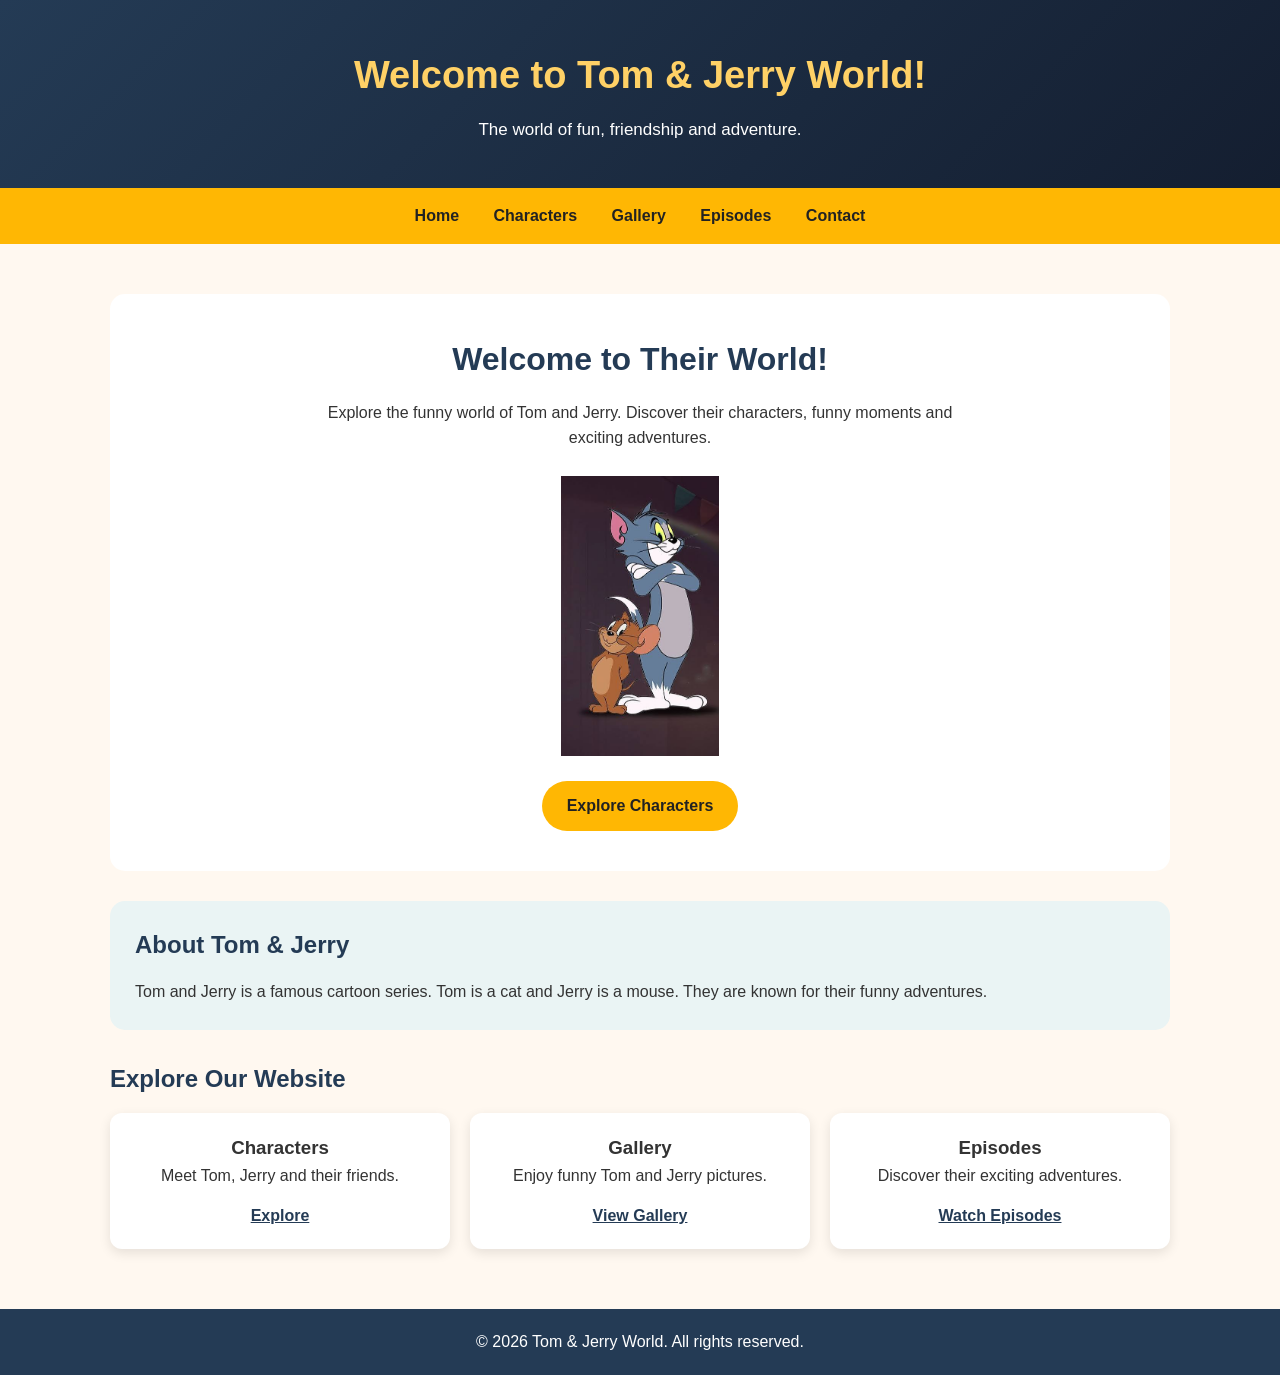
<file: index.html>
<!DOCTYPE html>
<html lang="en">

<head>
    <meta charset="UTF-8">
    <meta name="viewport" content="width=device-width, initial-scale=1.0">

    <title>Tom & Jerry World</title>
    <link rel="stylesheet" href="css/style.css">
</head>

<body>

    <header>
        <h1>Welcome to Tom & Jerry World!</h1>
        <p>The world of fun, friendship and adventure.</p>
    </header>

    <nav>
        <a href="index.html">Home</a>
        <a href="characters.html">Characters</a>
        <a href="gallery.html">Gallery</a>
        <a href="episodes.html">Episodes</a>
        <a href="contact.html">Contact</a>
    </nav>

    <main>

        <!-- Hero Section -->
        <section class="hero">

            <h2>Welcome to Their World!</h2>

            <p>
                Explore the funny world of Tom and Jerry.
                Discover their characters, funny moments
                and exciting adventures.
            </p>

            <img src="tomgerry.e.jpg"
                 alt="Tom and Jerry together">

            <a href="characters.html" class="explore-btn">
                Explore Characters
            </a>

        </section>

        <!-- About Section -->
        <section class="about">

            <h2>About Tom & Jerry</h2>

            <p>
                Tom and Jerry is a famous cartoon series.
                Tom is a cat and Jerry is a mouse.
                They are known for their funny adventures.
            </p>

        </section>

        <!-- Home Cards -->
        <section>

            <h2>Explore Our Website</h2>

            <div class="home-grid">

                <div class="home-card">
                    <h3>Characters</h3>
                    <p>Meet Tom, Jerry and their friends.</p>
                    <a href="characters.html">Explore</a>
                </div>

                <div class="home-card">
                    <h3>Gallery</h3>
                    <p>Enjoy funny Tom and Jerry pictures.</p>
                    <a href="gallery.html">View Gallery</a>
                </div>

                <div class="home-card">
                    <h3>Episodes</h3>
                    <p>Discover their exciting adventures.</p>
                    <a href="episodes.html">Watch Episodes</a>
                </div>

            </div>

        </section>

    </main>

    <footer>
        <p>&copy; 2026 Tom & Jerry World. All rights reserved.</p>
    </footer>

</body>
</html>
</file>
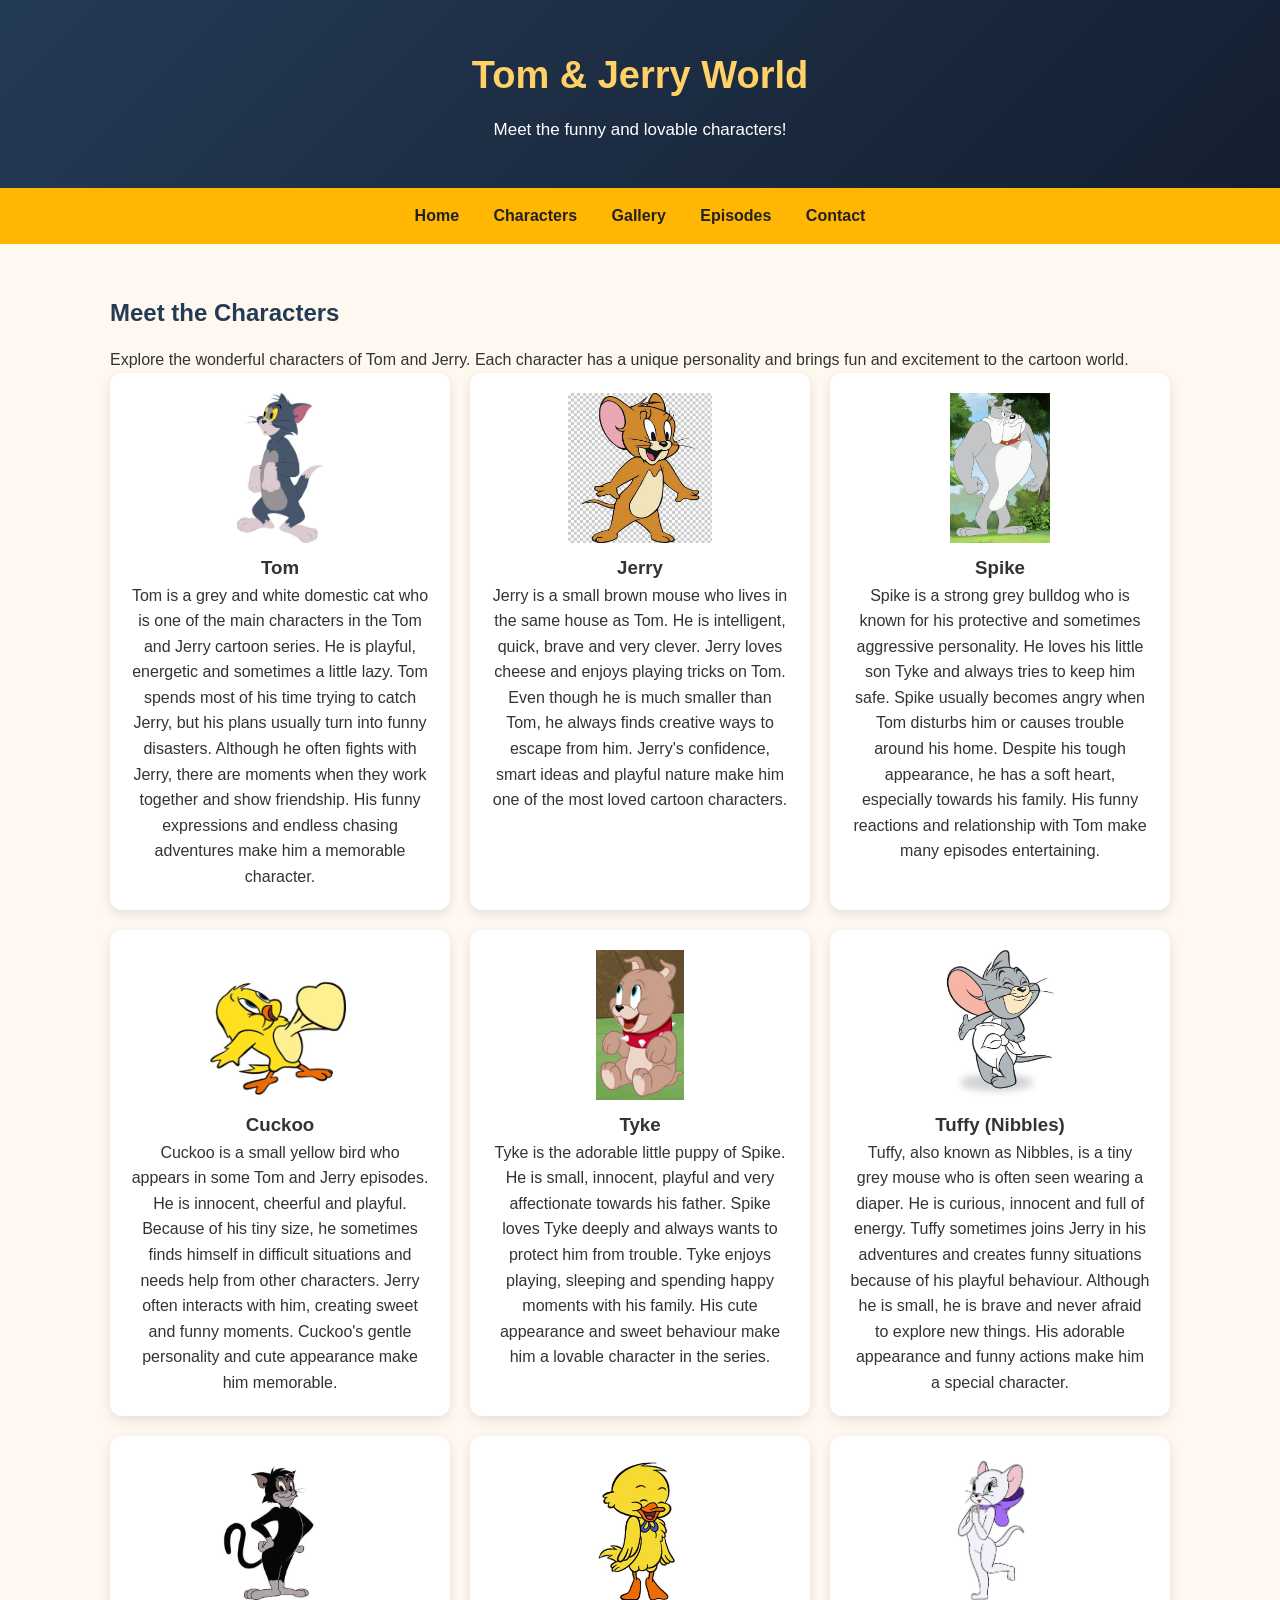
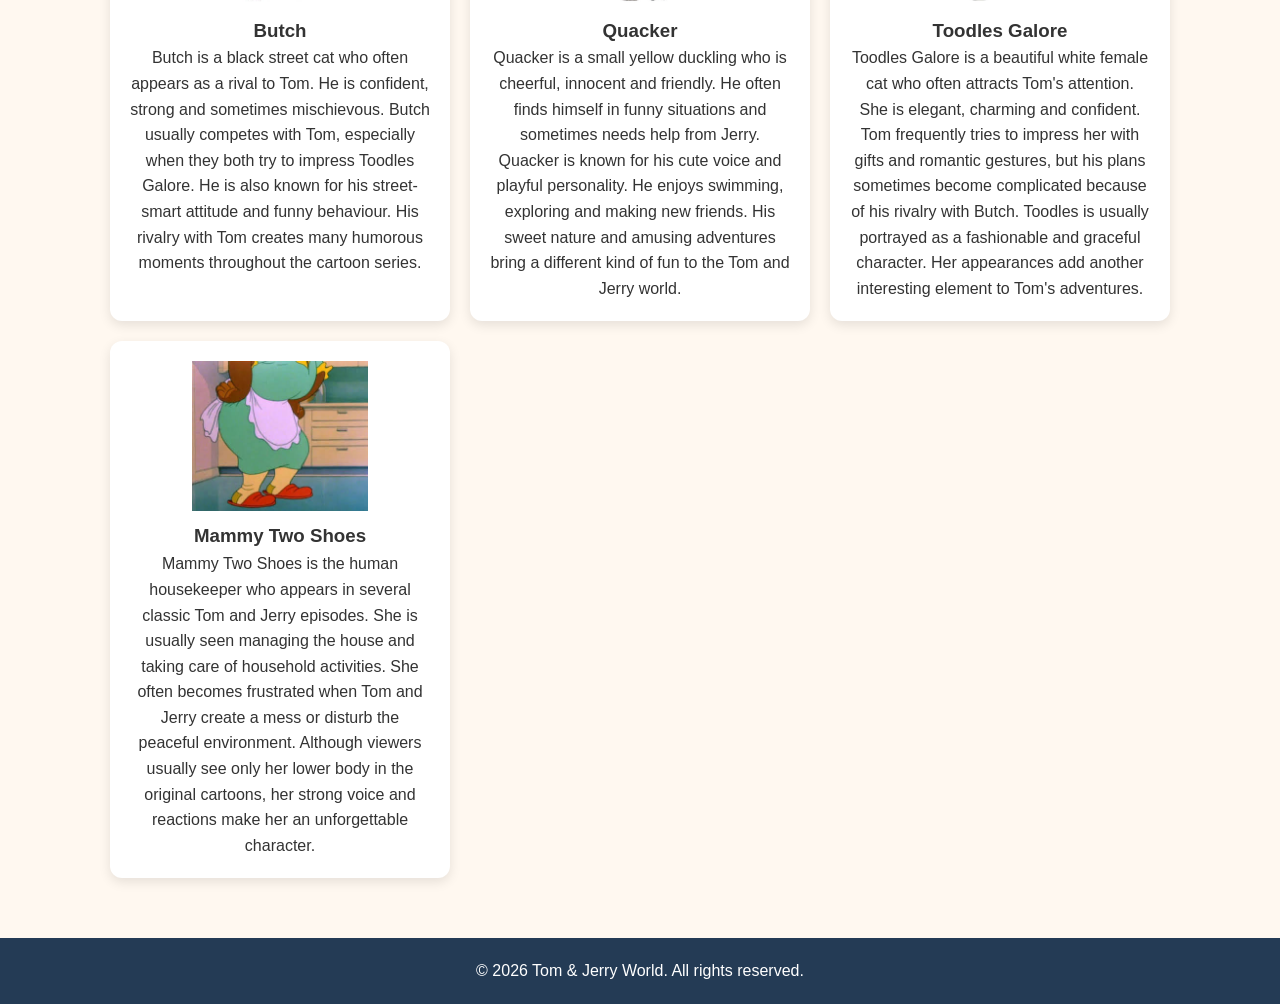
<file: characters.html>
<!DOCTYPE html>
<html lang="en">

<head>
    <meta charset="UTF-8">
    <meta name="viewport" content="width=device-width, initial-scale=1.0">

    <title>Characters | Tom & Jerry World</title>
    <link rel="stylesheet" href="css/style.css">
</head>

<body>

    <header>
        <h1>Tom & Jerry World</h1>
        <p>Meet the funny and lovable characters!</p>
    </header>

    <nav>
        <a href="index.html">Home</a>
        <a href="characters.html">Characters</a>
        <a href="gallery.html">Gallery</a>
        <a href="episodes.html">Episodes</a>
        <a href="contact.html">Contact</a>
    </nav>

    <main>

        <h2>Meet the Characters</h2>

        <p>
            Explore the wonderful characters of Tom and Jerry.
            Each character has a unique personality and brings
            fun and excitement to the cartoon world.
        </p>

        <section class="home-grid">

            <article class="home-card">
                <img src="images/tom.jpg" alt="Tom the cat" width="200">
                <h3>Tom</h3>
                <p>
                    Tom is a grey and white domestic cat who is one of the main characters in the Tom and Jerry cartoon series. He is playful, energetic and sometimes a little lazy. Tom spends most of his time trying to catch Jerry, but his plans usually turn into funny disasters. Although he often fights with Jerry, there are moments when they work together and show friendship. His funny expressions and endless chasing adventures make him a memorable character.
                </p>
            </article>

            <article class="home-card">
                <img src="images/jerry.jpg" alt="Jerry the mouse" width="200">
                <h3>Jerry</h3>
                <p>
                    Jerry is a small brown mouse who lives in the same house as Tom. He is intelligent, quick, brave and very clever. Jerry loves cheese and enjoys playing tricks on Tom. Even though he is much smaller than Tom, he always finds creative ways to escape from him. Jerry's confidence, smart ideas and playful nature make him one of the most loved cartoon characters.
                </p>
            </article>

            <article class="home-card">
                <img src="images/spike.jpg" alt="Spike the bulldog" width="200">
                <h3>Spike</h3>
                <p>
                    Spike is a strong grey bulldog who is known for his protective and sometimes aggressive personality. He loves his little son Tyke and always tries to keep him safe. Spike usually becomes angry when Tom disturbs him or causes trouble around his home. Despite his tough appearance, he has a soft heart, especially towards his family. His funny reactions and relationship with Tom make many episodes entertaining.
                </p>
            </article>

            <article class="home-card">
                <img src="images/cuckoo.jpg" alt="Cuckoo" width="200">
                <h3>Cuckoo</h3>
                <p>
                    Cuckoo is a small yellow bird who appears in some Tom and Jerry episodes. He is innocent, cheerful and playful. Because of his tiny size, he sometimes finds himself in difficult situations and needs help from other characters. Jerry often interacts with him, creating sweet and funny moments. Cuckoo's gentle personality and cute appearance make him memorable.
                </p>
            </article>

            <article class="home-card">
                <img src="images/tyke.jpg" alt="Tyke the puppy" width="200">
                <h3>Tyke</h3>
                <p>
                    Tyke is the adorable little puppy of Spike. He is small, innocent, playful and very affectionate towards his father. Spike loves Tyke deeply and always wants to protect him from trouble. Tyke enjoys playing, sleeping and spending happy moments with his family. His cute appearance and sweet behaviour make him a lovable character in the series.
                </p>
            </article>

            <article class="home-card">
                <img src="images/tuffy.jpg" alt="Tuffy the mouse" width="200">
                <h3>Tuffy (Nibbles)</h3>
                <p>
                    Tuffy, also known as Nibbles, is a tiny grey mouse who is often seen wearing a diaper. He is curious, innocent and full of energy. Tuffy sometimes joins Jerry in his adventures and creates funny situations because of his playful behaviour. Although he is small, he is brave and never afraid to explore new things. His adorable appearance and funny actions make him a special character.
                </p>
            </article>

            <article class="home-card">
                <img src="images/butch.jpg" alt="Butch the black cat" width="200">
                <h3>Butch</h3>
                <p>
                    Butch is a black street cat who often appears as a rival to Tom. He is confident, strong and sometimes mischievous. Butch usually competes with Tom, especially when they both try to impress Toodles Galore. He is also known for his street-smart attitude and funny behaviour. His rivalry with Tom creates many humorous moments throughout the cartoon series.
                </p>
            </article>

            <article class="home-card">
                <img src="images/quacker.jpg" alt="Quacker the duckling" width="200">
                <h3>Quacker</h3>
                <p>
                    Quacker is a small yellow duckling who is cheerful, innocent and friendly. He often finds himself in funny situations and sometimes needs help from Jerry. Quacker is known for his cute voice and playful personality. He enjoys swimming, exploring and making new friends. His sweet nature and amusing adventures bring a different kind of fun to the Tom and Jerry world.
                </p>
            </article>

            <article class="home-card">
                <img src="images/toodlesgalore.jpg" alt="Toodles Galore" width="200">
                <h3>Toodles Galore</h3>
                <p>
                    Toodles Galore is a beautiful white female cat who often attracts Tom's attention. She is elegant, charming and confident. Tom frequently tries to impress her with gifts and romantic gestures, but his plans sometimes become complicated because of his rivalry with Butch. Toodles is usually portrayed as a fashionable and graceful character. Her appearances add another interesting element to Tom's adventures.
                </p>
            </article>

            <article class="home-card">
                <img src="images/mammy.jpg" alt="Mammy Two Shoes" width="200">
                <h3>Mammy Two Shoes</h3>
                <p>
                    Mammy Two Shoes is the human housekeeper who appears in several classic Tom and Jerry episodes. She is usually seen managing the house and taking care of household activities. She often becomes frustrated when Tom and Jerry create a mess or disturb the peaceful environment. Although viewers usually see only her lower body in the original cartoons, her strong voice and reactions make her an unforgettable character.
                </p>
            </article>

        </section>

    </main>

    <footer>
        <p>&copy; 2026 Tom & Jerry World. All rights reserved.</p>
    </footer>

</body>

</html>
</file>
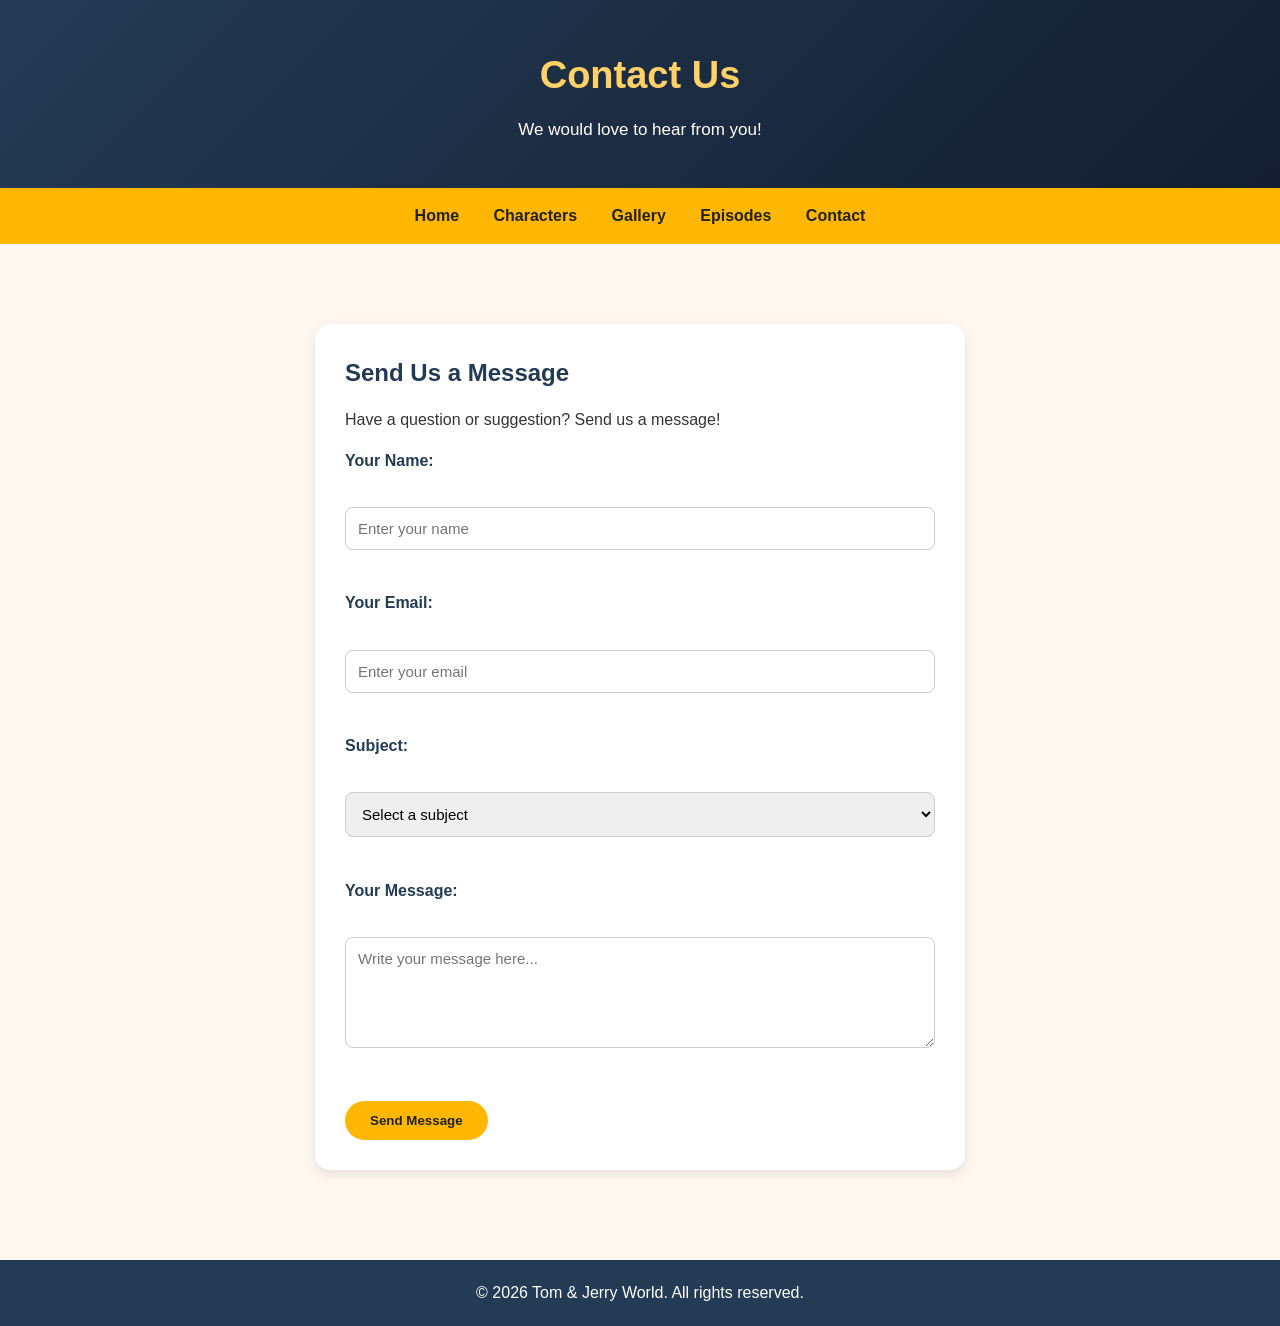
<file: contact.html>
<!DOCTYPE html>
<html lang="en">

<head>
    <meta charset="UTF-8">
    <meta name="viewport" content="width=device-width, initial-scale=1.0">

    <meta name="description" content="Contact Tom and Jerry World.">

    <title>Contact | Tom & Jerry World</title>
    <link rel="stylesheet" href="css/style.css">
</head>

<body>

    <!-- Header -->
    <header>
        <h1>Contact Us</h1>
        <p>We would love to hear from you!</p>
    </header>

    <!-- Navigation -->
    <nav>
        <a href="index.html">Home</a>
        <a href="characters.html">Characters</a>
        <a href="gallery.html">Gallery</a>
        <a href="episodes.html">Episodes</a>
        <a href="contact.html">Contact</a>
    </nav>

    <!-- Main Content -->
    <main>

        <section class="contact-section">
            <h2>Send Us a Message</h2>

            <p>
                Have a question or suggestion?
                Send us a message!
            </p>

            <!-- Contact Form -->
            <form action="#" method="post">

                <label for="name">Your Name:</label>
                <br>
                <input
                    type="text"
                    id="name"
                    name="username"
                    placeholder="Enter your name"
                    required
                >

                <br><br>

                <label for="email">Your Email:</label>
                <br>
                <input
                    type="email"
                    id="email"
                    name="email"
                    placeholder="Enter your email"
                    required
                >

                <br><br>

                <label for="subject">Subject:</label>
                <br>
                <select id="subject" name="subject">
                    <option value="">Select a subject</option>
                    <option value="feedback">Feedback</option>
                    <option value="question">Question</option>
                    <option value="suggestion">Suggestion</option>
                </select>

                <br><br>

                <label for="message">Your Message:</label>
                <br>
                <textarea
                    id="message"
                    name="message"
                    rows="5"
                    cols="30"
                    placeholder="Write your message here..."
                    required
                ></textarea>

                <br><br>

                <button type="submit">Send Message</button>

            </form>

        </section>

    </main>

    <!-- Footer -->
    <footer>
        <p>&copy; 2026 Tom & Jerry World. All rights reserved.</p>
    </footer>

</body>
</html>
</file>
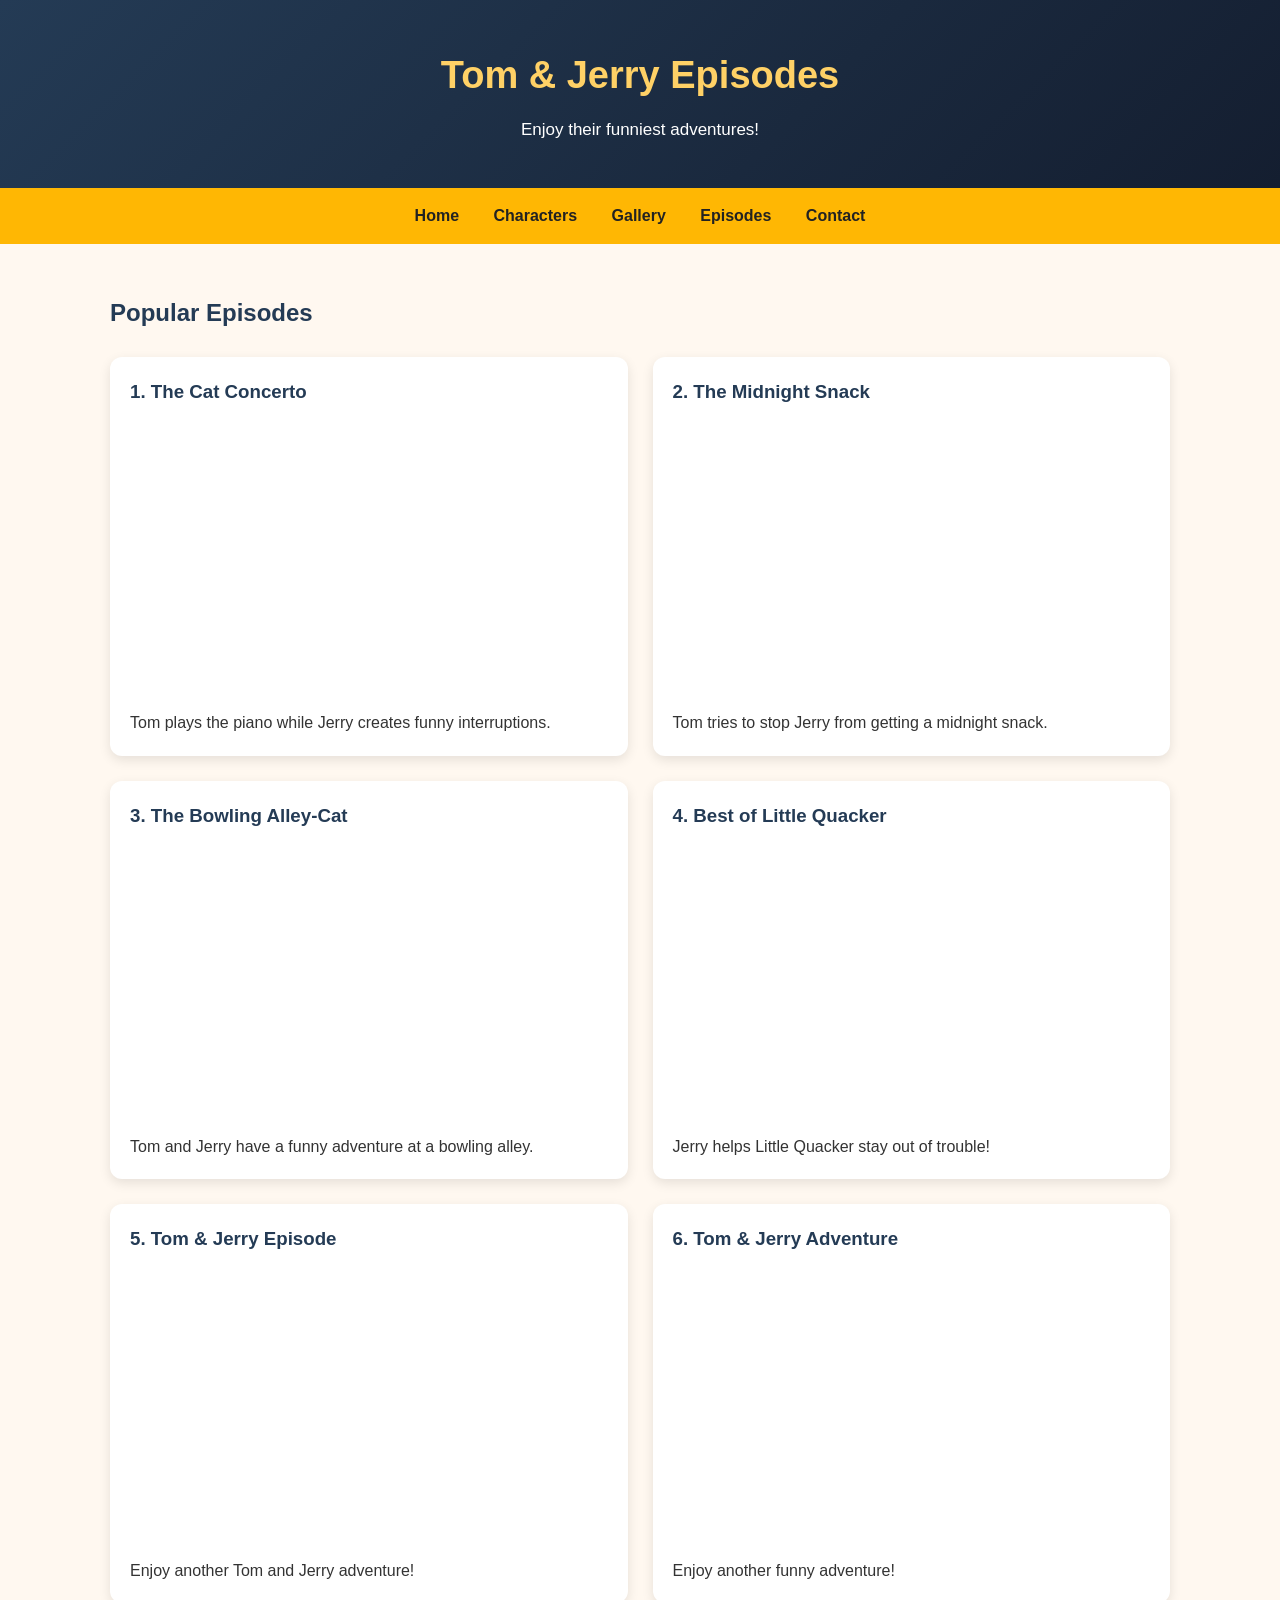
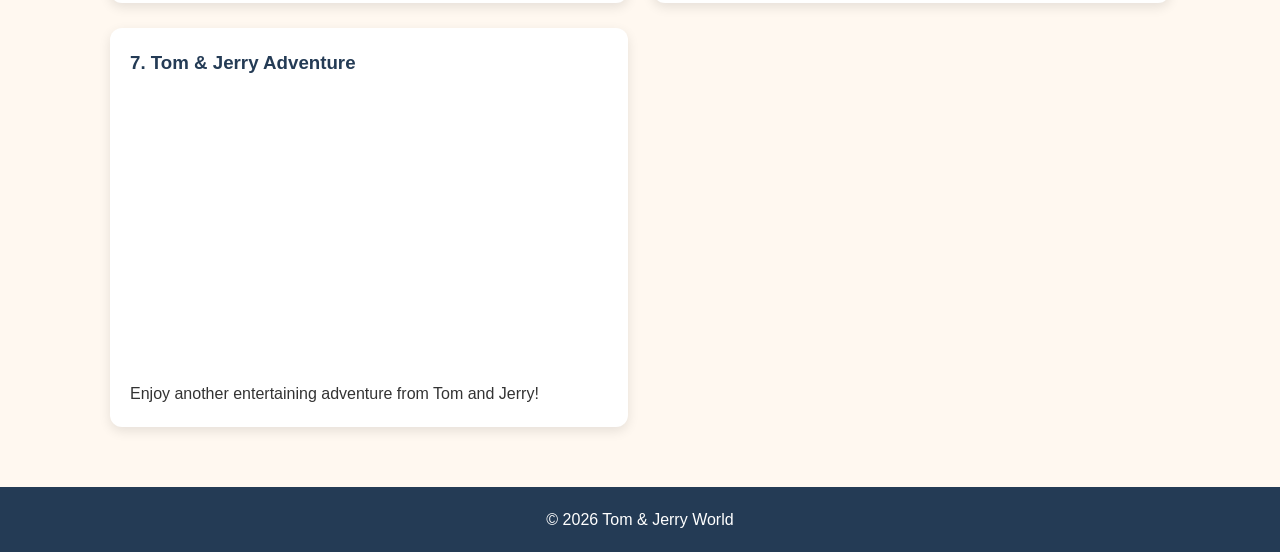
<file: episodes.html>
<!DOCTYPE html>
<html lang="en">

<head>
    <meta charset="UTF-8">
    <meta name="viewport" content="width=device-width, initial-scale=1.0">
    <meta name="description" content="Explore funny Tom and Jerry episodes.">

    <title>Episodes | Tom & Jerry World</title>
    <link rel="stylesheet" href="css/style.css">
</head>

<body>

    <header>
        <h1>Tom & Jerry Episodes</h1>
        <p>Enjoy their funniest adventures!</p>
    </header>

    <nav>
        <a href="index.html">Home</a>
        <a href="characters.html">Characters</a>
        <a href="gallery.html">Gallery</a>
        <a href="episodes.html">Episodes</a>
        <a href="contact.html">Contact</a>
    </nav>

    <main>

        <h2>Popular Episodes</h2>

        <section class="episodes-grid">

            <article class="episode-card">
                <h3>1. The Cat Concerto</h3>

                <iframe
                    src="https://www.youtube.com/embed/zG0E8L1UDyw"
                    title="The Cat Concerto"
                    allowfullscreen>
                </iframe>

                <p>Tom plays the piano while Jerry creates funny interruptions.</p>
            </article>

            <article class="episode-card">
                <h3>2. The Midnight Snack</h3>

                <iframe
                    src="https://www.youtube.com/embed/Rx-erh4GM0A"
                    title="The Midnight Snack"
                    allowfullscreen>
                </iframe>

                <p>Tom tries to stop Jerry from getting a midnight snack.</p>
            </article>

            <article class="episode-card">
                <h3>3. The Bowling Alley-Cat</h3>

                <iframe
                    src="https://www.youtube.com/embed/zG0E8L1UDyw"
                    title="The Bowling Alley-Cat"
                    allowfullscreen>
                </iframe>

                <p>Tom and Jerry have a funny adventure at a bowling alley.</p>
            </article>

            <article class="episode-card">
                <h3>4. Best of Little Quacker</h3>

                <iframe
                    src="https://www.youtube.com/embed/AGBjI0x9VbM"
                    title="Best of Little Quacker"
                    allowfullscreen>
                </iframe>

                <p>Jerry helps Little Quacker stay out of trouble!</p>
            </article>

            <article class="episode-card">
                <h3>5. Tom & Jerry Episode</h3>

                <iframe
                    src="https://www.youtube.com/embed/UMjznB-ZS_g"
                    title="Tom and Jerry Episode 5"
                    allowfullscreen>
                </iframe>

                <p>Enjoy another Tom and Jerry adventure!</p>
            </article>

            <article class="episode-card">
                <h3>6. Tom & Jerry Adventure</h3>

                <iframe
                    src="https://www.youtube.com/embed/fEhYqOEoU6s"
                    title="Tom and Jerry Episode 6"
                    allowfullscreen>
                </iframe>

                <p>Enjoy another funny adventure!</p>
            </article>

            <article class="episode-card">
                <h3>7. Tom & Jerry Adventure</h3>

                <iframe
                    src="https://www.youtube.com/embed/HwGKk2gx8y0"
                    title="Tom and Jerry Episode 7"
                    allowfullscreen>
                </iframe>

                <p>Enjoy another entertaining adventure from Tom and Jerry!</p>
            </article>

        </section>

    </main>

    <footer>
        <p>&copy; 2026 Tom & Jerry World</p>
    </footer>

</body>
</html>
</file>
<file: css/style.css>
/* General Styling */
* {
    margin: 0;
    padding: 0;
    box-sizing: border-box;
}

body {
    font-family: Arial, sans-serif;
    background-color: #fff8f0;
    color: #333;
    line-height: 1.6;
}

/* Header */
header {
    background: linear-gradient(135deg, #243b55, #141e30);
    color: white;
    text-align: center;
    padding: 45px 20px;
}

header h1 {
    font-size: 38px;
    margin-bottom: 10px;
    color: #ffd166;
}

header p {
    color: white;
    font-size: 17px;
}

/* Navigation */
nav {
    background-color: #ffb703;
    padding: 15px;
    text-align: center;
}

nav a {
    color: #222;
    text-decoration: none;
    font-weight: bold;
    margin: 0 15px;
    transition: 0.3s;
}

nav a:hover {
    color: white;
}

/* Main Content */
main {
    max-width: 1100px;
    margin: 30px auto;
    padding: 20px;
}

h2 {
    color: #243b55;
    margin-bottom: 15px;
}

/* Cards */
.card {
    background-color: white;
    padding: 20px;
    margin: 20px 0;
    border-radius: 12px;
    box-shadow: 0 4px 12px rgba(0,0,0,0.1);
    transition: 0.3s;
}

.card:hover {
    transform: translateY(-5px);
    box-shadow: 0 8px 18px rgba(0,0,0,0.15);
}

/* Images */
img {
    max-width: 100%;
    height: auto;
    border-radius: 10px;
}

/* Buttons */
button {
    background-color: #ffb703;
    color: #222;
    border: none;
    padding: 12px 25px;
    border-radius: 25px;
    cursor: pointer;
    font-weight: bold;
}

button:hover {
    background-color: #fb8500;
    color: white;
}

/* Footer */
footer {
    background-color: #243b55;
    color: white;
    text-align: center;
    padding: 20px;
    margin-top: 40px;
}

/* Gallery Section */

.gallery-grid {
    display: grid;
    grid-template-columns: repeat(3, 1fr);
    gap: 25px;
    margin-top: 25px;
}

/* Gallery Images */

.gallery-grid figure {
    background-color: white;
    padding: 15px;
    border-radius: 15px;
    box-shadow: 0 4px 12px rgba(0,0,0,0.12);
    text-align: center;
    transition: 0.3s;
}

.gallery-grid figure:hover {
    transform: translateY(-6px);
}

.gallery-grid img {
    width: 100%;
    height: 200px;
    object-fit: contain;
    border-radius: 10px;
    background-color: #fff8f0;
}

.gallery-grid figcaption {
    margin-top: 12px;
    font-weight: bold;
    color: #243b55;
}

/* Responsive Design */

@media (max-width: 768px) {
    .gallery-grid {
        grid-template-columns: repeat(2, 1fr);
    }
}

@media (max-width: 480px) {
    .gallery-grid {
        grid-template-columns: 1fr;
    }
}


/* Home Page Hero */

.hero {
    text-align: center;
    padding: 40px 20px;
    background-color: white;
    border-radius: 15px;
    margin-bottom: 30px;
}

.hero h2 {
    font-size: 32px;
    color: #243b55;
}

.hero p {
    max-width: 650px;
    margin: 15px auto;
}

.hero img {
    width: 100%;
    max-width: 450px;
    height: 280px;
    object-fit: contain;
    display: block;
    margin: 25px auto;
}

/* Explore Button */

.explore-btn {
    display: inline-block;
    background-color: #ffb703;
    color: #222;
    text-decoration: none;
    padding: 12px 25px;
    border-radius: 25px;
    font-weight: bold;
}

.explore-btn:hover {
    background-color: #fb8500;
    color: white;
}

/* About Section */

.about {
    background-color: #eaf4f4;
    padding: 25px;
    border-radius: 15px;
    margin-bottom: 30px;
}

/* Home Cards */

.home-grid {
    display: grid;
    grid-template-columns: repeat(3, 1fr);
    gap: 20px;
    align-items: stretch;
}
.home-card {
    background-color: white;
    padding: 20px;
    border-radius: 12px;
    text-align: center;
    box-shadow: 0 4px 12px rgba(0,0,0,0.1);
    transition: 0.3s;
    display: flex;
    flex-direction: column;
    height: 100%;
}
.home-card img {
    width: 100%;
    height: 150px;
    object-fit: contain;
    margin-bottom: 10px;
}

.home-card:hover {
    transform: translateY(-5px);
}

.home-card a {
    display: inline-block;
    margin-top: 15px;
    color: #243b55;
    font-weight: bold;
}

/* Mobile Responsive */

@media (max-width: 600px) {
    .home-grid {
        grid-template-columns: 1fr;
    }

    .hero h2 {
        font-size: 25px;
    }
}
/* Episodes Page */

.episodes-grid {
    display: grid;
    grid-template-columns: repeat(2, 1fr);
    gap: 25px;
    margin-top: 25px;
}

.episode-card {
    background-color: white;
    padding: 20px;
    border-radius: 12px;
    box-shadow: 0 4px 12px rgba(0,0,0,0.1);
    transition: 0.3s;
}

.episode-card:hover {
    transform: translateY(-5px);
}

.episode-card h3 {
    color: #243b55;
    margin-bottom: 15px;
}

.episode-card iframe {
    width: 100%;
    aspect-ratio: 16 / 9;
    height: auto;
    border: none;
    border-radius: 10px;
}

.episode-card p {
    margin-top: 12px;
}

@media (max-width: 600px) {
    .episodes-grid {
        grid-template-columns: 1fr;
    }
}

/* Contact Page */

.contact-section {
    max-width: 650px;
    margin: 30px auto;
    background-color: white;
    padding: 30px;
    border-radius: 15px;
    box-shadow: 0 4px 12px rgba(0,0,0,0.1);
}

.contact-section label {
    display: block;
    margin-top: 15px;
    font-weight: bold;
    color: #243b55;
}

.contact-section input,
.contact-section select,
.contact-section textarea {
    width: 100%;
    padding: 12px;
    margin-top: 8px;
    border: 1px solid #ccc;
    border-radius: 8px;
    font-family: Arial, sans-serif;
    font-size: 15px;
}

.contact-section textarea {
    resize: vertical;
}

.contact-section input:focus,
.contact-section select:focus,
.contact-section textarea:focus {
    outline: none;
    border-color: #ffb703;
}

.contact-section button {
    margin-top: 20px;
}
</file>
